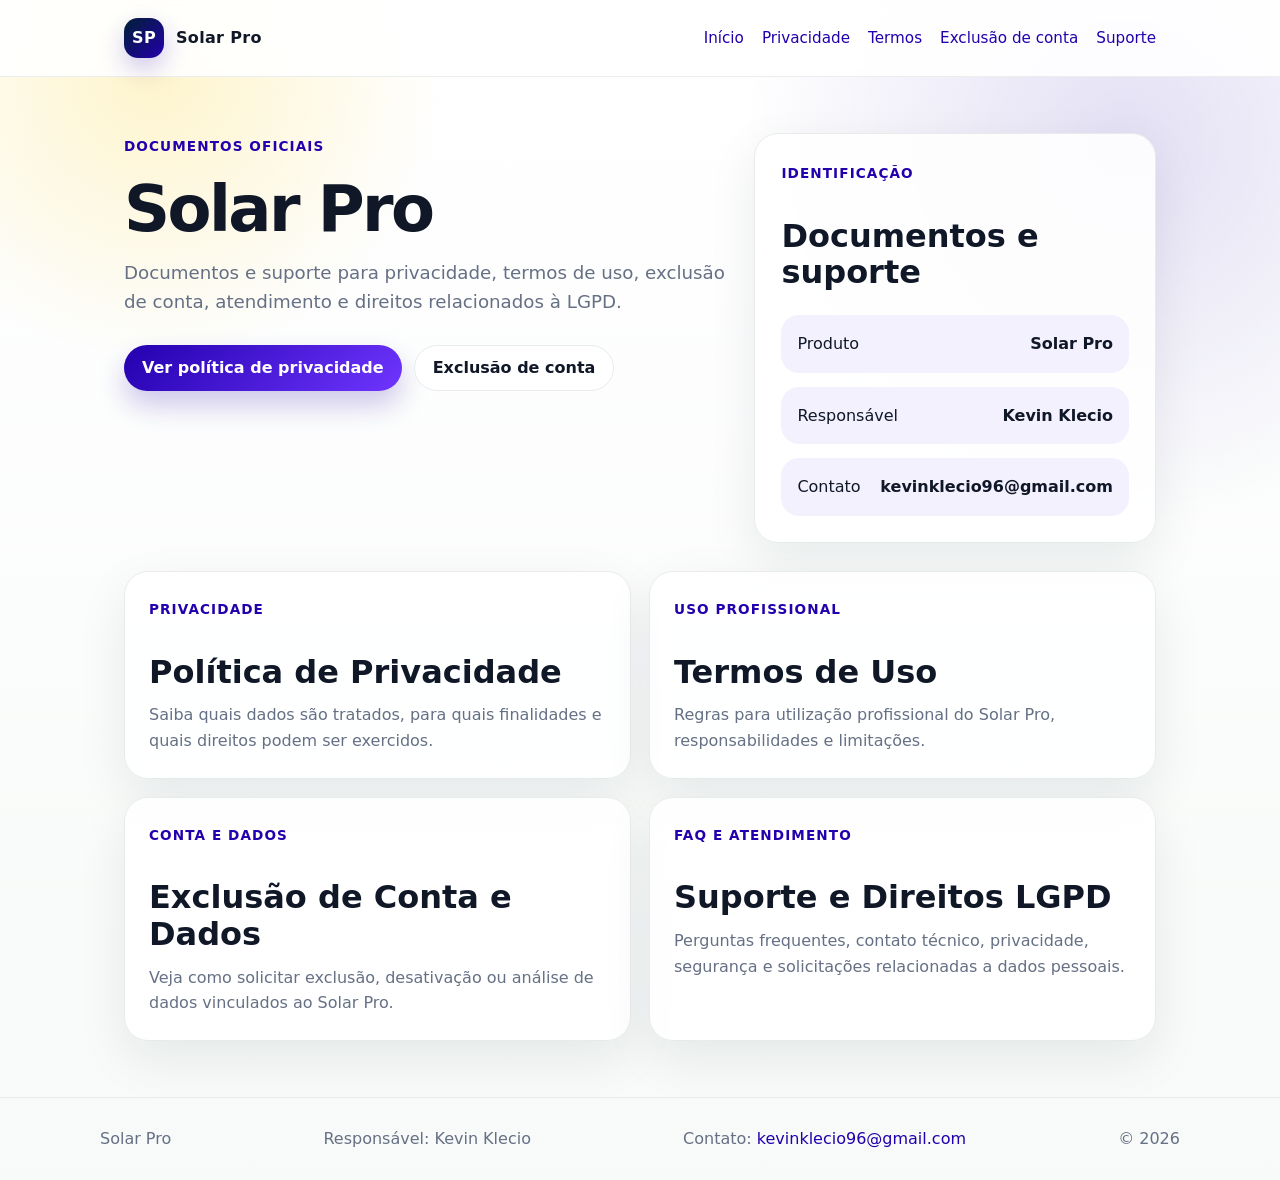
<file: public_site/index.html>
<!doctype html>
<html lang="pt-BR">
  <head>
    <meta charset="utf-8" />
    <meta name="viewport" content="width=device-width, initial-scale=1" />
    <meta name="description" content="Documentos legais, privacidade, exclusão de conta e suporte do Solar Pro." />
    <title>Solar Pro - Documentos e Suporte</title>
    <link rel="stylesheet" href="./styles.css" />
  </head>
  <body>
    <header class="site-header">
      <nav class="nav" aria-label="Principal">
        <a class="brand" href="./index.html">
          <span class="brand-mark" aria-hidden="true">SP</span>
          <span>Solar Pro</span>
        </a>
        <div class="nav-links">
          <a href="./index.html">Início</a>
          <a href="./privacy.html">Privacidade</a>
          <a href="./terms.html">Termos</a>
          <a href="./data-deletion.html">Exclusão de conta</a>
          <a href="./support.html">Suporte</a>
        </div>
      </nav>
    </header>

    <main class="hero">
      <section class="hero-grid">
        <div>
          <span class="eyebrow">Documentos oficiais</span>
          <h1>Solar Pro</h1>
          <p class="lead">
            Documentos e suporte para privacidade, termos de uso, exclusão de
            conta, atendimento e direitos relacionados à LGPD.
          </p>
          <div class="actions">
            <a class="button button-primary" href="./privacy.html">Ver política de privacidade</a>
            <a class="button button-secondary" href="./data-deletion.html">Exclusão de conta</a>
          </div>
        </div>

        <aside class="card hero-card" aria-label="Identificação">
          <span class="eyebrow">Identificação</span>
          <h2>Documentos e suporte</h2>
          <div class="metric-list">
            <div class="metric">
              <span>Produto</span>
              <strong>Solar Pro</strong>
            </div>
            <div class="metric">
              <span>Responsável</span>
              <strong>Kevin Klecio</strong>
            </div>
            <div class="metric">
              <span>Contato</span>
              <strong>kevinklecio96@gmail.com</strong>
            </div>
          </div>
        </aside>
      </section>

      <section class="document-grid" aria-label="Documentos disponíveis">
        <a class="card document-card" href="./privacy.html">
          <span class="eyebrow">Privacidade</span>
          <h2>Política de Privacidade</h2>
          <p>Saiba quais dados são tratados, para quais finalidades e quais direitos podem ser exercidos.</p>
        </a>
        <a class="card document-card" href="./terms.html">
          <span class="eyebrow">Uso profissional</span>
          <h2>Termos de Uso</h2>
          <p>Regras para utilização profissional do Solar Pro, responsabilidades e limitações.</p>
        </a>
        <a class="card document-card" href="./data-deletion.html">
          <span class="eyebrow">Conta e dados</span>
          <h2>Exclusão de Conta e Dados</h2>
          <p>Veja como solicitar exclusão, desativação ou análise de dados vinculados ao Solar Pro.</p>
        </a>
        <a class="card document-card" href="./support.html">
          <span class="eyebrow">FAQ e atendimento</span>
          <h2>Suporte e Direitos LGPD</h2>
          <p>Perguntas frequentes, contato técnico, privacidade, segurança e solicitações relacionadas a dados pessoais.</p>
        </a>
      </section>
    </main>

    <footer class="site-footer">
      <div class="site-footer-inner">
        <span>Solar Pro</span>
        <span>Responsável: Kevin Klecio</span>
        <span>Contato: <a href="mailto:kevinklecio96@gmail.com">kevinklecio96@gmail.com</a></span>
        <span>© 2026</span>
      </div>
    </footer>
  </body>
</html>
</file>
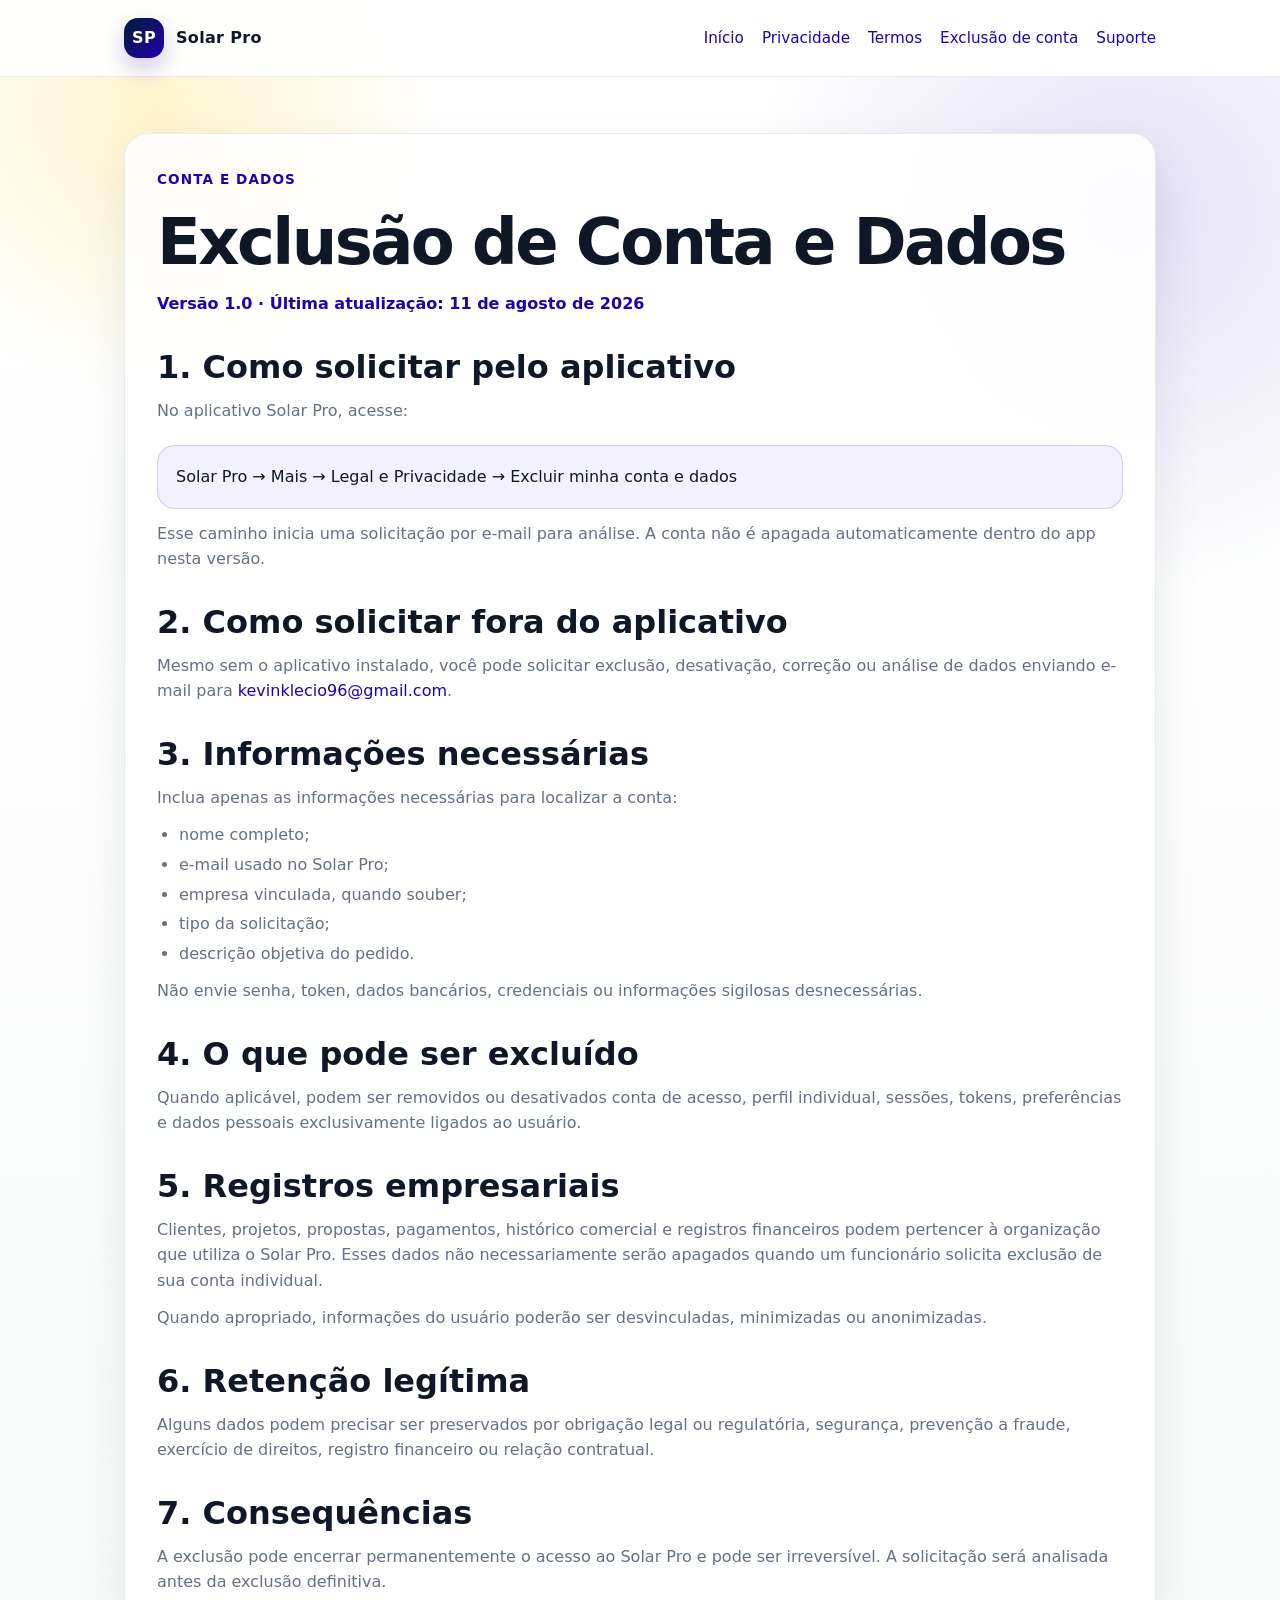
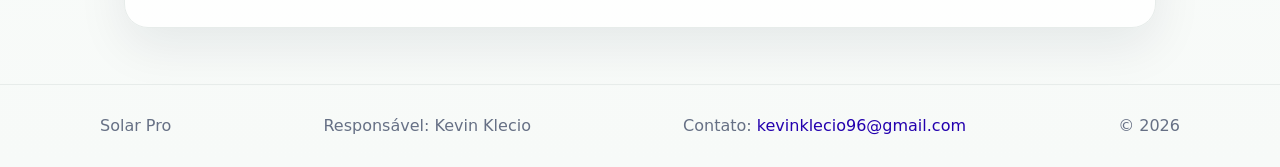
<file: public_site/data-deletion.html>
<!doctype html>
<html lang="pt-BR">
  <head>
    <meta charset="utf-8" />
    <meta name="viewport" content="width=device-width, initial-scale=1" />
    <meta name="description" content="Exclusão de conta e dados do Solar Pro." />
    <title>Exclusão de Conta e Dados - Solar Pro</title>
    <link rel="stylesheet" href="./styles.css" />
  </head>
  <body>
    <header class="site-header">
      <nav class="nav" aria-label="Principal">
        <a class="brand" href="./index.html">
          <span class="brand-mark" aria-hidden="true">SP</span>
          <span>Solar Pro</span>
        </a>
        <div class="nav-links">
          <a href="./index.html">Início</a>
          <a href="./privacy.html">Privacidade</a>
          <a href="./terms.html">Termos</a>
          <a href="./data-deletion.html">Exclusão de conta</a>
          <a href="./support.html">Suporte</a>
        </div>
      </nav>
    </header>

    <main class="page">
      <article class="card content">
        <span class="eyebrow">Conta e dados</span>
        <h1>Exclusão de Conta e Dados</h1>
        <p class="document-meta">Versão 1.0 · Última atualização: 11 de agosto de 2026</p>

        <section>
          <h2>1. Como solicitar pelo aplicativo</h2>
          <p>No aplicativo Solar Pro, acesse:</p>
          <div class="notice">
            Solar Pro → Mais → Legal e Privacidade → Excluir minha conta e dados
          </div>
          <p>
            Esse caminho inicia uma solicitação por e-mail para análise. A conta
            não é apagada automaticamente dentro do app nesta versão.
          </p>
        </section>

        <section>
          <h2>2. Como solicitar fora do aplicativo</h2>
          <p>
            Mesmo sem o aplicativo instalado, você pode solicitar exclusão,
            desativação, correção ou análise de dados enviando e-mail para
            <a href="mailto:kevinklecio96@gmail.com">kevinklecio96@gmail.com</a>.
          </p>
        </section>

        <section>
          <h2>3. Informações necessárias</h2>
          <p>Inclua apenas as informações necessárias para localizar a conta:</p>
          <ul>
            <li>nome completo;</li>
            <li>e-mail usado no Solar Pro;</li>
            <li>empresa vinculada, quando souber;</li>
            <li>tipo da solicitação;</li>
            <li>descrição objetiva do pedido.</li>
          </ul>
          <p>
            Não envie senha, token, dados bancários, credenciais ou informações
            sigilosas desnecessárias.
          </p>
        </section>

        <section>
          <h2>4. O que pode ser excluído</h2>
          <p>
            Quando aplicável, podem ser removidos ou desativados conta de acesso,
            perfil individual, sessões, tokens, preferências e dados pessoais
            exclusivamente ligados ao usuário.
          </p>
        </section>

        <section>
          <h2>5. Registros empresariais</h2>
          <p>
            Clientes, projetos, propostas, pagamentos, histórico comercial e
            registros financeiros podem pertencer à organização que utiliza o
            Solar Pro. Esses dados não necessariamente serão apagados quando um
            funcionário solicita exclusão de sua conta individual.
          </p>
          <p>
            Quando apropriado, informações do usuário poderão ser desvinculadas,
            minimizadas ou anonimizadas.
          </p>
        </section>

        <section>
          <h2>6. Retenção legítima</h2>
          <p>
            Alguns dados podem precisar ser preservados por obrigação legal ou
            regulatória, segurança, prevenção a fraude, exercício de direitos,
            registro financeiro ou relação contratual.
          </p>
        </section>

        <section>
          <h2>7. Consequências</h2>
          <p>
            A exclusão pode encerrar permanentemente o acesso ao Solar Pro e pode
            ser irreversível. A solicitação será analisada antes da exclusão
            definitiva.
          </p>
        </section>
      </article>
    </main>

    <footer class="site-footer">
      <div class="site-footer-inner">
        <span>Solar Pro</span>
        <span>Responsável: Kevin Klecio</span>
        <span>Contato: <a href="mailto:kevinklecio96@gmail.com">kevinklecio96@gmail.com</a></span>
        <span>© 2026</span>
      </div>
    </footer>
  </body>
</html>
</file>
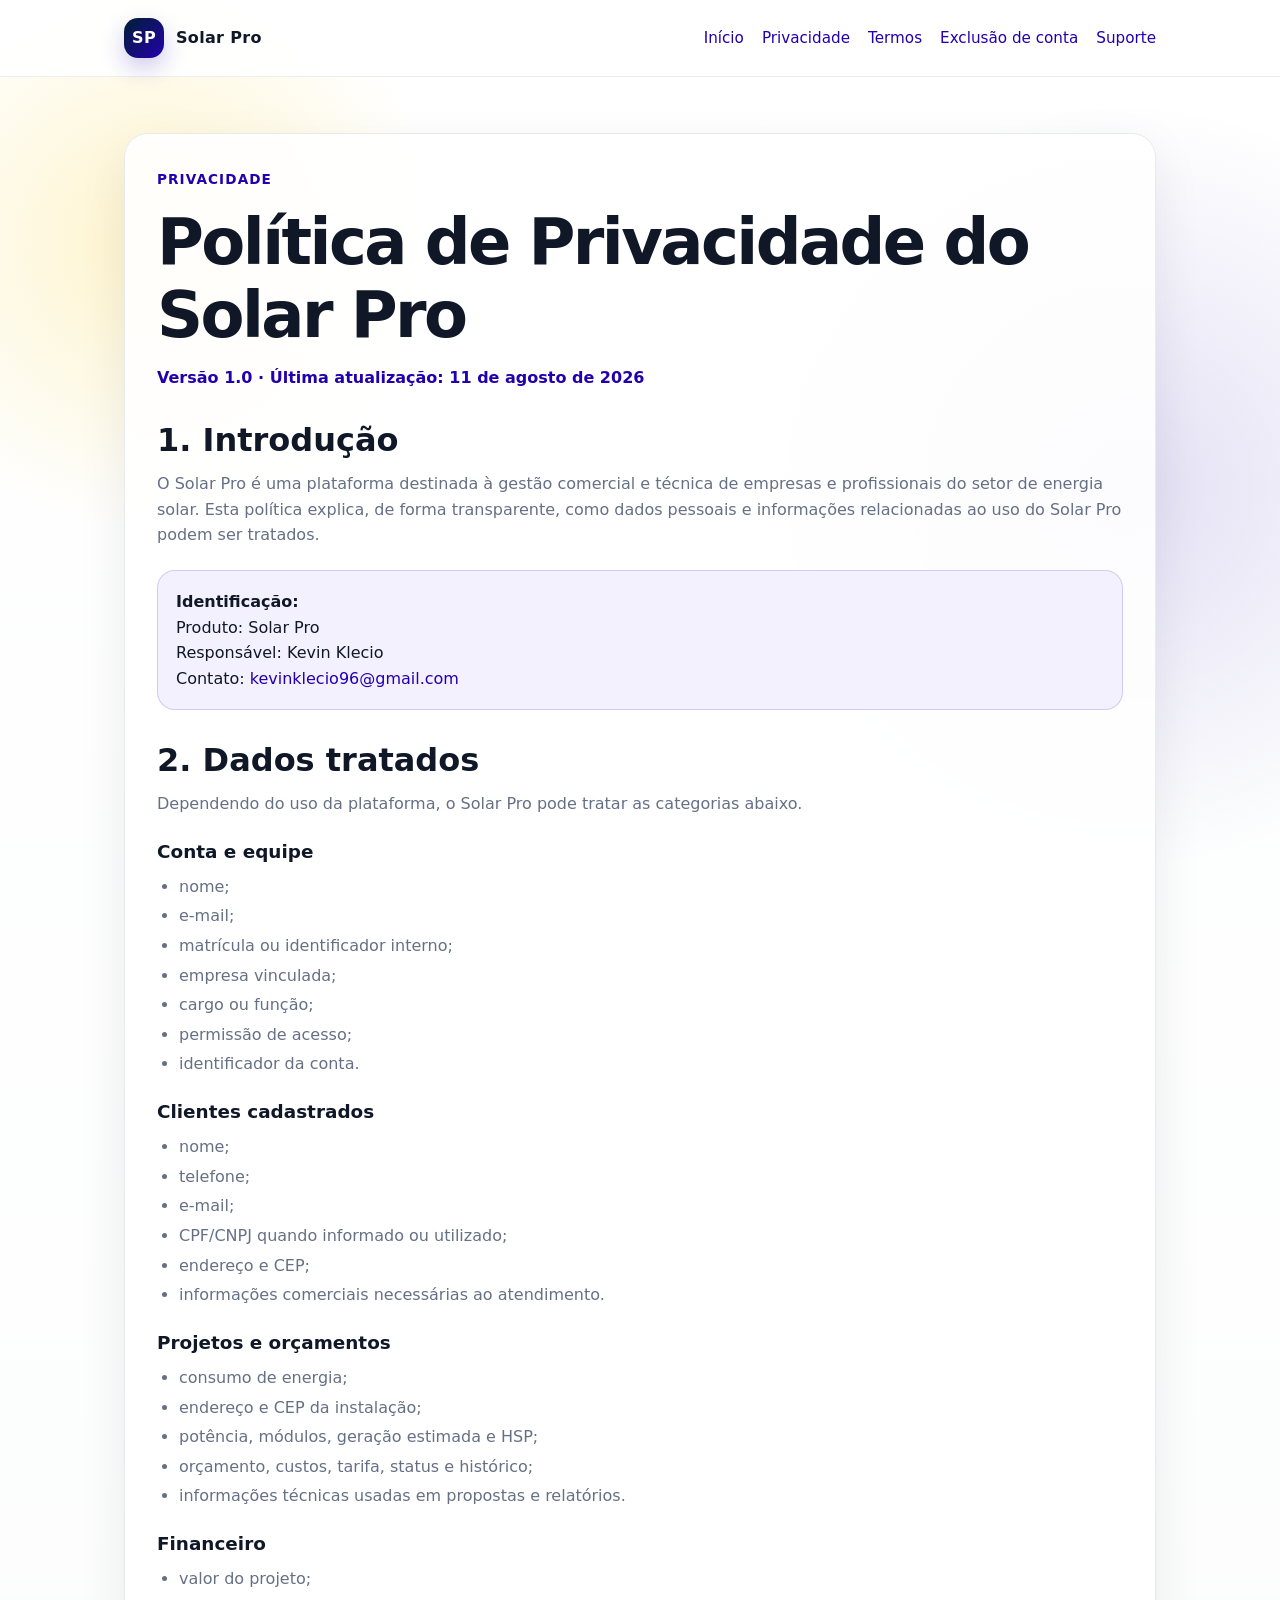
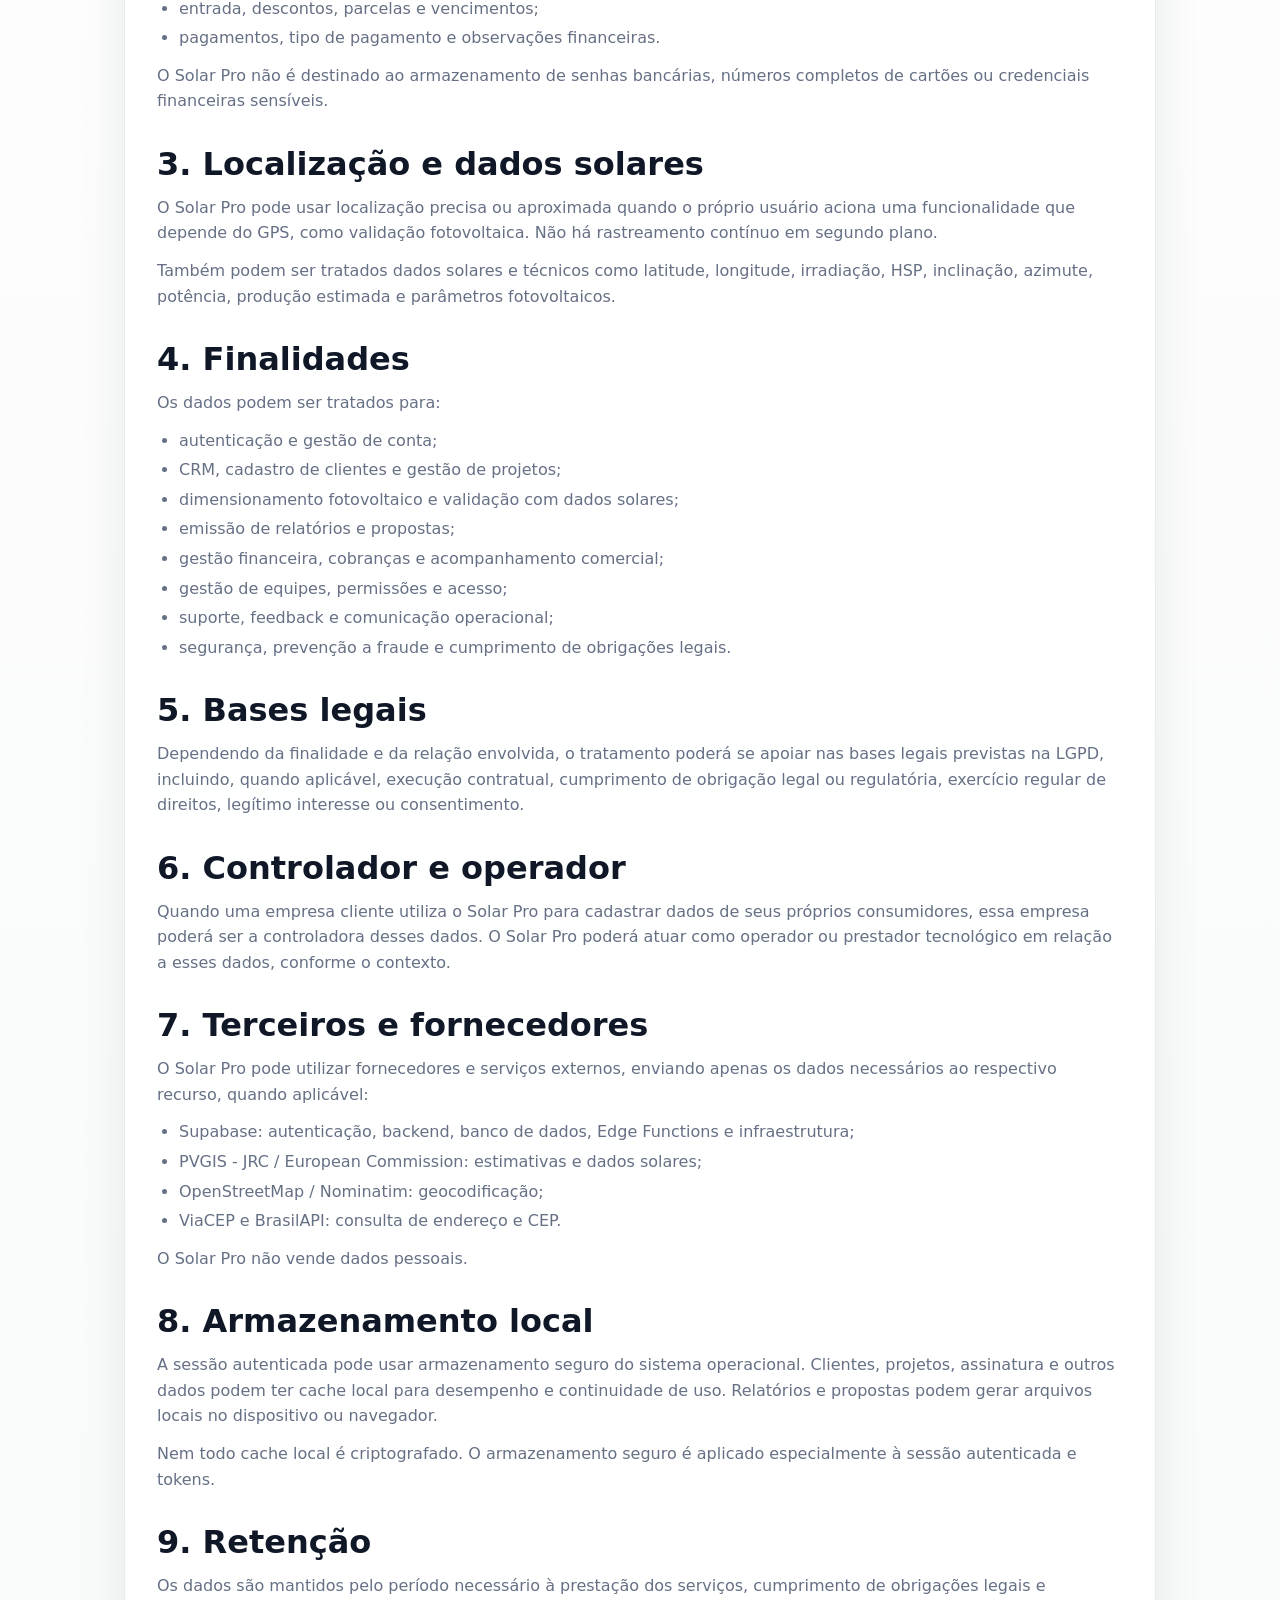
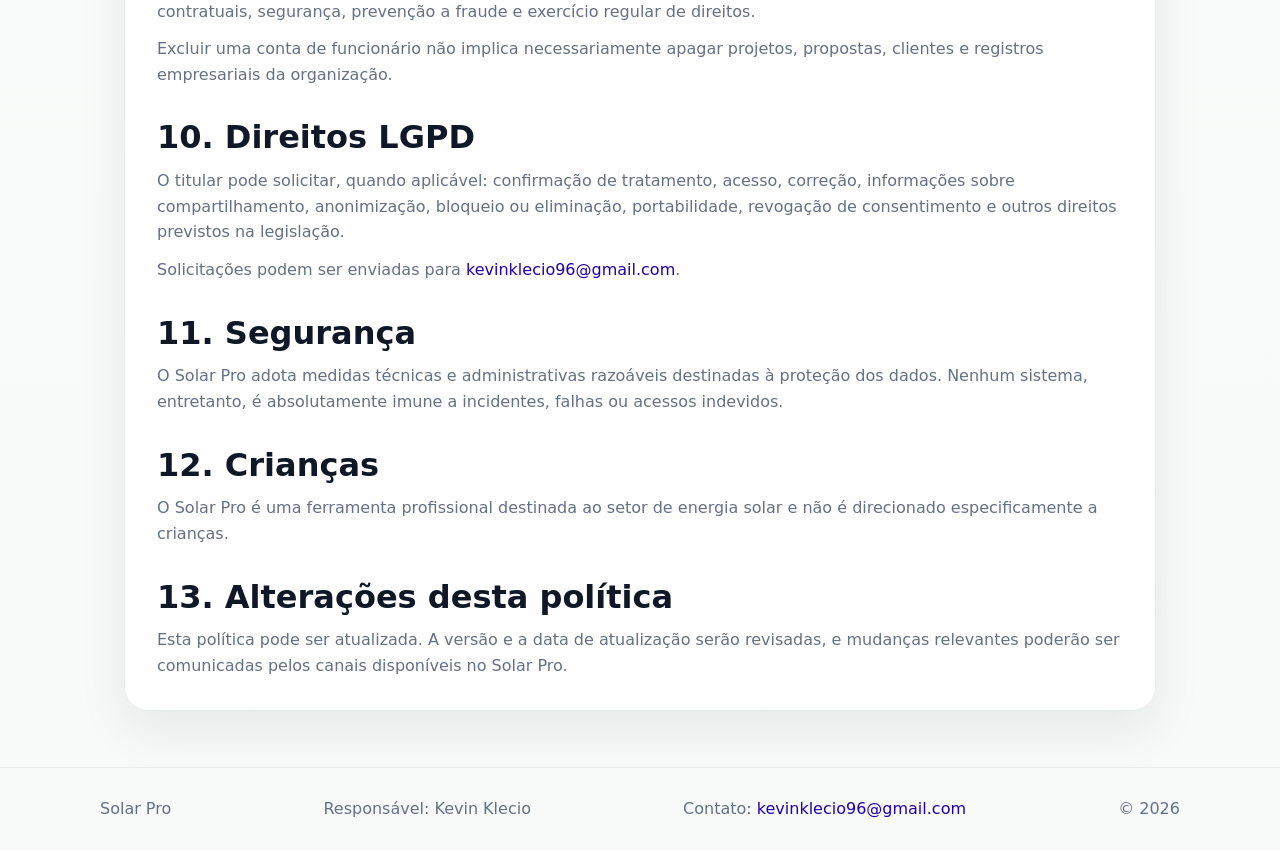
<file: public_site/privacy.html>
<!doctype html>
<html lang="pt-BR">
  <head>
    <meta charset="utf-8" />
    <meta name="viewport" content="width=device-width, initial-scale=1" />
    <meta name="description" content="Política de Privacidade do Solar Pro." />
    <title>Política de Privacidade do Solar Pro</title>
    <link rel="stylesheet" href="./styles.css" />
  </head>
  <body>
    <header class="site-header">
      <nav class="nav" aria-label="Principal">
        <a class="brand" href="./index.html">
          <span class="brand-mark" aria-hidden="true">SP</span>
          <span>Solar Pro</span>
        </a>
        <div class="nav-links">
          <a href="./index.html">Início</a>
          <a href="./privacy.html">Privacidade</a>
          <a href="./terms.html">Termos</a>
          <a href="./data-deletion.html">Exclusão de conta</a>
          <a href="./support.html">Suporte</a>
        </div>
      </nav>
    </header>

    <main class="page">
      <article class="card content">
        <span class="eyebrow">Privacidade</span>
        <h1>Política de Privacidade do Solar Pro</h1>
        <p class="document-meta">Versão 1.0 · Última atualização: 11 de agosto de 2026</p>

        <section>
          <h2>1. Introdução</h2>
          <p>
            O Solar Pro é uma plataforma destinada à gestão comercial e técnica
            de empresas e profissionais do setor de energia solar. Esta política
            explica, de forma transparente, como dados pessoais e informações
            relacionadas ao uso do Solar Pro podem ser tratados.
          </p>
          <div class="notice">
            <strong>Identificação:</strong><br />
            Produto: Solar Pro<br />
            Responsável: Kevin Klecio<br />
            Contato: <a href="mailto:kevinklecio96@gmail.com">kevinklecio96@gmail.com</a>
          </div>
        </section>

        <section>
          <h2>2. Dados tratados</h2>
          <p>Dependendo do uso da plataforma, o Solar Pro pode tratar as categorias abaixo.</p>

          <h3>Conta e equipe</h3>
          <ul>
            <li>nome;</li>
            <li>e-mail;</li>
            <li>matrícula ou identificador interno;</li>
            <li>empresa vinculada;</li>
            <li>cargo ou função;</li>
            <li>permissão de acesso;</li>
            <li>identificador da conta.</li>
          </ul>

          <h3>Clientes cadastrados</h3>
          <ul>
            <li>nome;</li>
            <li>telefone;</li>
            <li>e-mail;</li>
            <li>CPF/CNPJ quando informado ou utilizado;</li>
            <li>endereço e CEP;</li>
            <li>informações comerciais necessárias ao atendimento.</li>
          </ul>

          <h3>Projetos e orçamentos</h3>
          <ul>
            <li>consumo de energia;</li>
            <li>endereço e CEP da instalação;</li>
            <li>potência, módulos, geração estimada e HSP;</li>
            <li>orçamento, custos, tarifa, status e histórico;</li>
            <li>informações técnicas usadas em propostas e relatórios.</li>
          </ul>

          <h3>Financeiro</h3>
          <ul>
            <li>valor do projeto;</li>
            <li>entrada, descontos, parcelas e vencimentos;</li>
            <li>pagamentos, tipo de pagamento e observações financeiras.</li>
          </ul>

          <p>
            O Solar Pro não é destinado ao armazenamento de senhas bancárias,
            números completos de cartões ou credenciais financeiras sensíveis.
          </p>
        </section>

        <section>
          <h2>3. Localização e dados solares</h2>
          <p>
            O Solar Pro pode usar localização precisa ou aproximada quando o
            próprio usuário aciona uma funcionalidade que depende do GPS, como
            validação fotovoltaica. Não há rastreamento contínuo em segundo
            plano.
          </p>
          <p>
            Também podem ser tratados dados solares e técnicos como latitude,
            longitude, irradiação, HSP, inclinação, azimute, potência, produção
            estimada e parâmetros fotovoltaicos.
          </p>
        </section>

        <section>
          <h2>4. Finalidades</h2>
          <p>Os dados podem ser tratados para:</p>
          <ul>
            <li>autenticação e gestão de conta;</li>
            <li>CRM, cadastro de clientes e gestão de projetos;</li>
            <li>dimensionamento fotovoltaico e validação com dados solares;</li>
            <li>emissão de relatórios e propostas;</li>
            <li>gestão financeira, cobranças e acompanhamento comercial;</li>
            <li>gestão de equipes, permissões e acesso;</li>
            <li>suporte, feedback e comunicação operacional;</li>
            <li>segurança, prevenção a fraude e cumprimento de obrigações legais.</li>
          </ul>
        </section>

        <section>
          <h2>5. Bases legais</h2>
          <p>
            Dependendo da finalidade e da relação envolvida, o tratamento poderá
            se apoiar nas bases legais previstas na LGPD, incluindo, quando
            aplicável, execução contratual, cumprimento de obrigação legal ou
            regulatória, exercício regular de direitos, legítimo interesse ou
            consentimento.
          </p>
        </section>

        <section>
          <h2>6. Controlador e operador</h2>
          <p>
            Quando uma empresa cliente utiliza o Solar Pro para cadastrar dados
            de seus próprios consumidores, essa empresa poderá ser a controladora
            desses dados. O Solar Pro poderá atuar como operador ou prestador
            tecnológico em relação a esses dados, conforme o contexto.
          </p>
        </section>

        <section>
          <h2>7. Terceiros e fornecedores</h2>
          <p>
            O Solar Pro pode utilizar fornecedores e serviços externos, enviando
            apenas os dados necessários ao respectivo recurso, quando aplicável:
          </p>
          <ul>
            <li>Supabase: autenticação, backend, banco de dados, Edge Functions e infraestrutura;</li>
            <li>PVGIS - JRC / European Commission: estimativas e dados solares;</li>
            <li>OpenStreetMap / Nominatim: geocodificação;</li>
            <li>ViaCEP e BrasilAPI: consulta de endereço e CEP.</li>
          </ul>
          <p>O Solar Pro não vende dados pessoais.</p>
        </section>

        <section>
          <h2>8. Armazenamento local</h2>
          <p>
            A sessão autenticada pode usar armazenamento seguro do sistema
            operacional. Clientes, projetos, assinatura e outros dados podem ter
            cache local para desempenho e continuidade de uso. Relatórios e
            propostas podem gerar arquivos locais no dispositivo ou navegador.
          </p>
          <p>
            Nem todo cache local é criptografado. O armazenamento seguro é
            aplicado especialmente à sessão autenticada e tokens.
          </p>
        </section>

        <section>
          <h2>9. Retenção</h2>
          <p>
            Os dados são mantidos pelo período necessário à prestação dos
            serviços, cumprimento de obrigações legais e contratuais, segurança,
            prevenção a fraude e exercício regular de direitos.
          </p>
          <p>
            Excluir uma conta de funcionário não implica necessariamente apagar
            projetos, propostas, clientes e registros empresariais da organização.
          </p>
        </section>

        <section>
          <h2>10. Direitos LGPD</h2>
          <p>
            O titular pode solicitar, quando aplicável: confirmação de tratamento,
            acesso, correção, informações sobre compartilhamento,
            anonimização, bloqueio ou eliminação, portabilidade, revogação de
            consentimento e outros direitos previstos na legislação.
          </p>
          <p>
            Solicitações podem ser enviadas para
            <a href="mailto:kevinklecio96@gmail.com">kevinklecio96@gmail.com</a>.
          </p>
        </section>

        <section>
          <h2>11. Segurança</h2>
          <p>
            O Solar Pro adota medidas técnicas e administrativas razoáveis
            destinadas à proteção dos dados. Nenhum sistema, entretanto, é
            absolutamente imune a incidentes, falhas ou acessos indevidos.
          </p>
        </section>

        <section>
          <h2>12. Crianças</h2>
          <p>
            O Solar Pro é uma ferramenta profissional destinada ao setor de
            energia solar e não é direcionado especificamente a crianças.
          </p>
        </section>

        <section>
          <h2>13. Alterações desta política</h2>
          <p>
            Esta política pode ser atualizada. A versão e a data de atualização
            serão revisadas, e mudanças relevantes poderão ser comunicadas pelos
            canais disponíveis no Solar Pro.
          </p>
        </section>
      </article>
    </main>

    <footer class="site-footer">
      <div class="site-footer-inner">
        <span>Solar Pro</span>
        <span>Responsável: Kevin Klecio</span>
        <span>Contato: <a href="mailto:kevinklecio96@gmail.com">kevinklecio96@gmail.com</a></span>
        <span>© 2026</span>
      </div>
    </footer>
  </body>
</html>
</file>
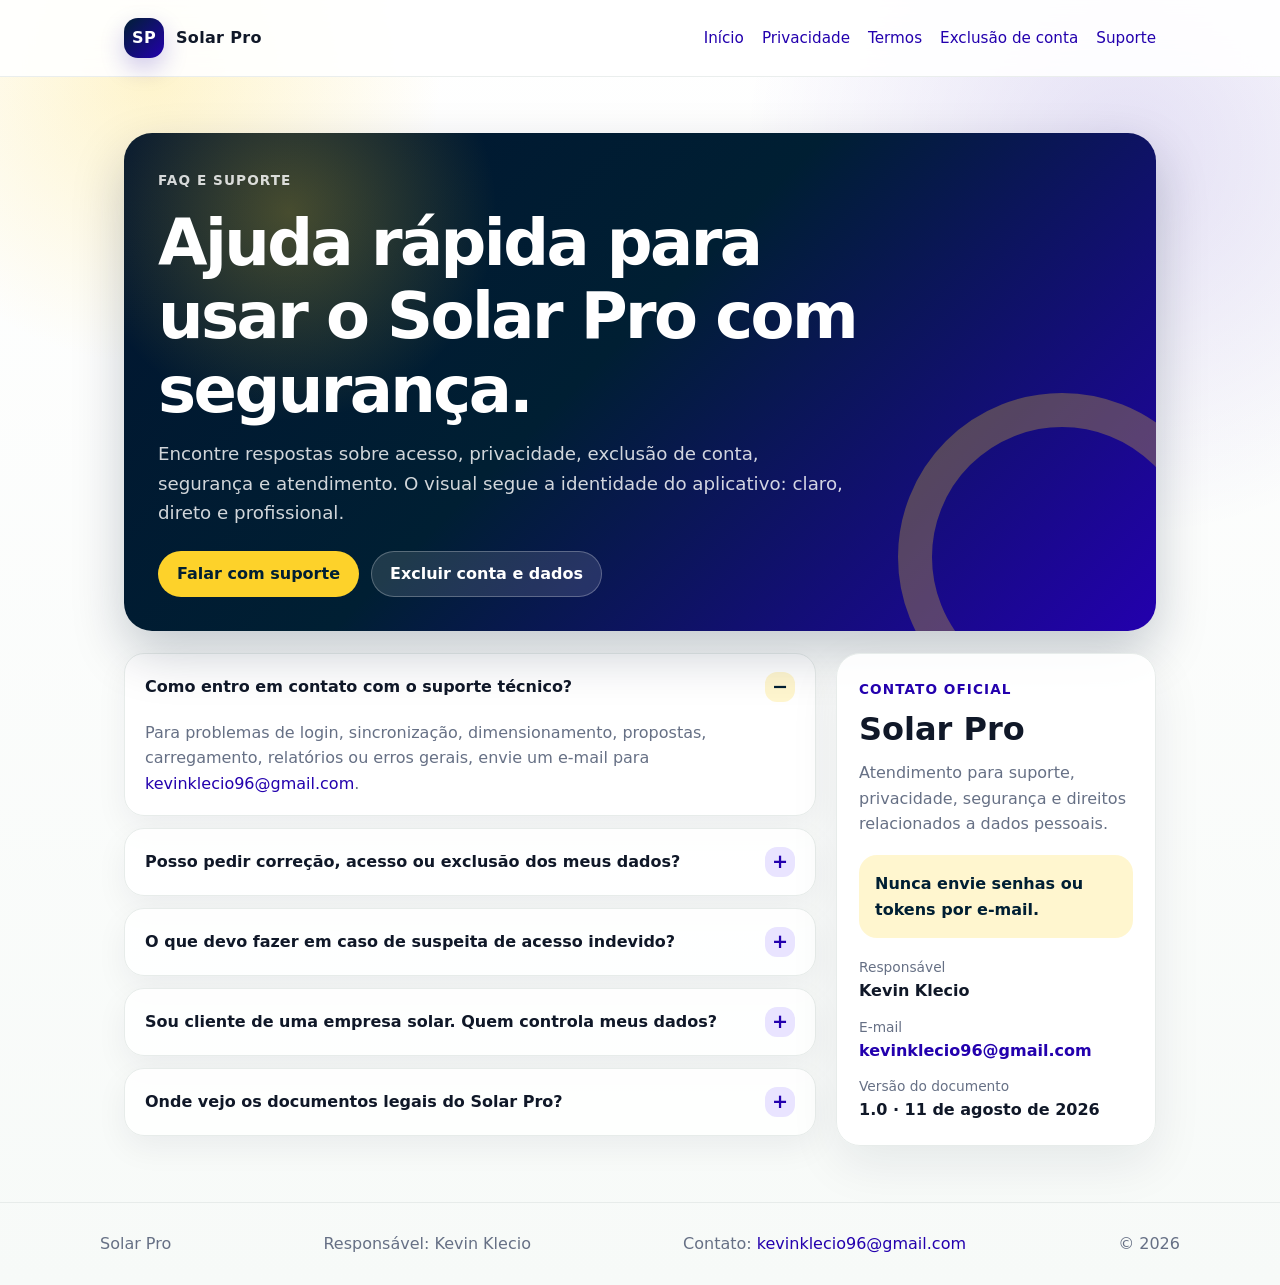
<file: public_site/support.html>
<!doctype html>
<html lang="pt-BR">
  <head>
    <meta charset="utf-8" />
    <meta name="viewport" content="width=device-width, initial-scale=1" />
    <meta name="description" content="Suporte, privacidade e direitos LGPD do Solar Pro." />
    <title>Suporte, Privacidade e Direitos LGPD - Solar Pro</title>
    <link rel="stylesheet" href="./styles.css" />
  </head>
  <body>
    <header class="site-header">
      <nav class="nav" aria-label="Principal">
        <a class="brand" href="./index.html">
          <span class="brand-mark" aria-hidden="true">SP</span>
          <span>Solar Pro</span>
        </a>
        <div class="nav-links">
          <a href="./index.html">Início</a>
          <a href="./privacy.html">Privacidade</a>
          <a href="./terms.html">Termos</a>
          <a href="./data-deletion.html">Exclusão de conta</a>
          <a href="./support.html">Suporte</a>
        </div>
      </nav>
    </header>

    <main class="page">
      <section class="faq-hero">
        <span class="eyebrow">FAQ e suporte</span>
        <h1>Ajuda rápida para usar o Solar Pro com segurança.</h1>
        <p class="lead">
          Encontre respostas sobre acesso, privacidade, exclusão de conta,
          segurança e atendimento. O visual segue a identidade do aplicativo:
          claro, direto e profissional.
        </p>
        <div class="faq-actions">
          <a class="faq-action faq-action-primary" href="mailto:kevinklecio96@gmail.com">Falar com suporte</a>
          <a class="faq-action" href="./data-deletion.html">Excluir conta e dados</a>
        </div>
      </section>

      <section class="faq-grid" aria-label="Perguntas frequentes e contato">
        <div class="faq-list">
          <details class="faq-item" open>
            <summary>Como entro em contato com o suporte técnico?</summary>
            <div class="faq-answer">
              <p>
                Para problemas de login, sincronização, dimensionamento,
                propostas, carregamento, relatórios ou erros gerais, envie um
                e-mail para
                <a href="mailto:kevinklecio96@gmail.com">kevinklecio96@gmail.com</a>.
              </p>
            </div>
          </details>

          <details class="faq-item">
            <summary>Posso pedir correção, acesso ou exclusão dos meus dados?</summary>
            <div class="faq-answer">
              <p>
                Sim. O mesmo canal de suporte pode ser usado para solicitações
                de acesso, correção, exclusão, privacidade, compartilhamento e
                demais direitos previstos na LGPD.
              </p>
            </div>
          </details>

          <details class="faq-item">
            <summary>O que devo fazer em caso de suspeita de acesso indevido?</summary>
            <div class="faq-answer">
              <p>
                Informe o ocorrido pelo canal de suporte com o máximo de
                contexto possível, mas nunca envie senha, token, chave de API,
                dados bancários ou qualquer credencial.
              </p>
            </div>
          </details>

          <details class="faq-item">
            <summary>Sou cliente de uma empresa solar. Quem controla meus dados?</summary>
            <div class="faq-answer">
              <p>
                Se uma empresa solar usa o Solar Pro para atender você, essa
                empresa pode ser a controladora dos seus dados. Em alguns casos,
                ela será o primeiro canal adequado para solicitações sobre
                clientes, projetos e propostas.
              </p>
            </div>
          </details>

          <details class="faq-item">
            <summary>Onde vejo os documentos legais do Solar Pro?</summary>
            <div class="faq-answer">
              <p>
                Acesse a
                <a href="./privacy.html">Política de Privacidade</a>,
                os <a href="./terms.html">Termos de Uso</a> e a página de
                <a href="./data-deletion.html">Exclusão de Conta e Dados</a>.
              </p>
            </div>
          </details>
        </div>

        <aside class="card support-card" aria-label="Contato oficial">
          <span class="eyebrow">Contato oficial</span>
          <h2>Solar Pro</h2>
          <p>
            Atendimento para suporte, privacidade, segurança e direitos
            relacionados a dados pessoais.
          </p>
          <div class="support-highlight">
            Nunca envie senhas ou tokens por e-mail.
          </div>
          <div class="support-meta">
            <div>
              <span>Responsável</span>
              <strong>Kevin Klecio</strong>
            </div>
            <div>
              <span>E-mail</span>
              <strong><a href="mailto:kevinklecio96@gmail.com">kevinklecio96@gmail.com</a></strong>
            </div>
            <div>
              <span>Versão do documento</span>
              <strong>1.0 · 11 de agosto de 2026</strong>
            </div>
          </div>
        </aside>
      </section>
    </main>

    <footer class="site-footer">
      <div class="site-footer-inner">
        <span>Solar Pro</span>
        <span>Responsável: Kevin Klecio</span>
        <span>Contato: <a href="mailto:kevinklecio96@gmail.com">kevinklecio96@gmail.com</a></span>
        <span>© 2026</span>
      </div>
    </footer>
  </body>
</html>
</file>
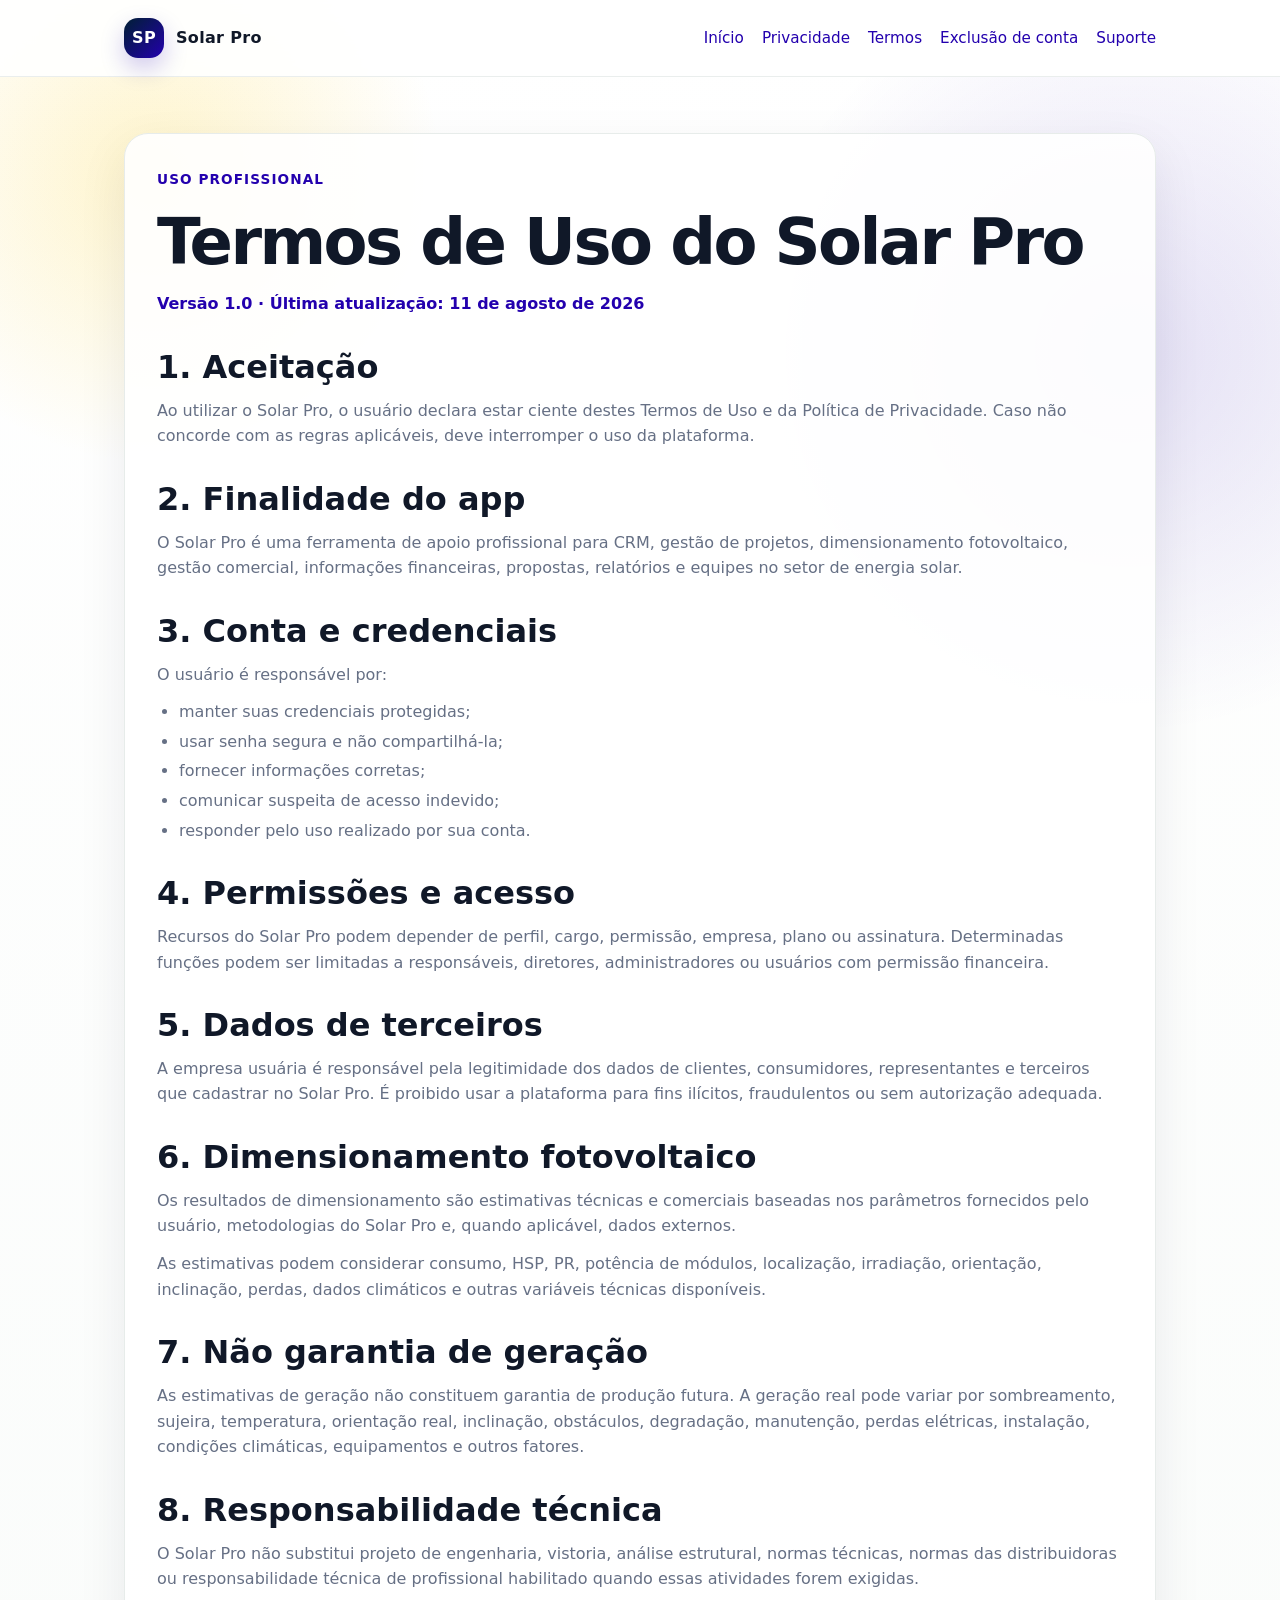
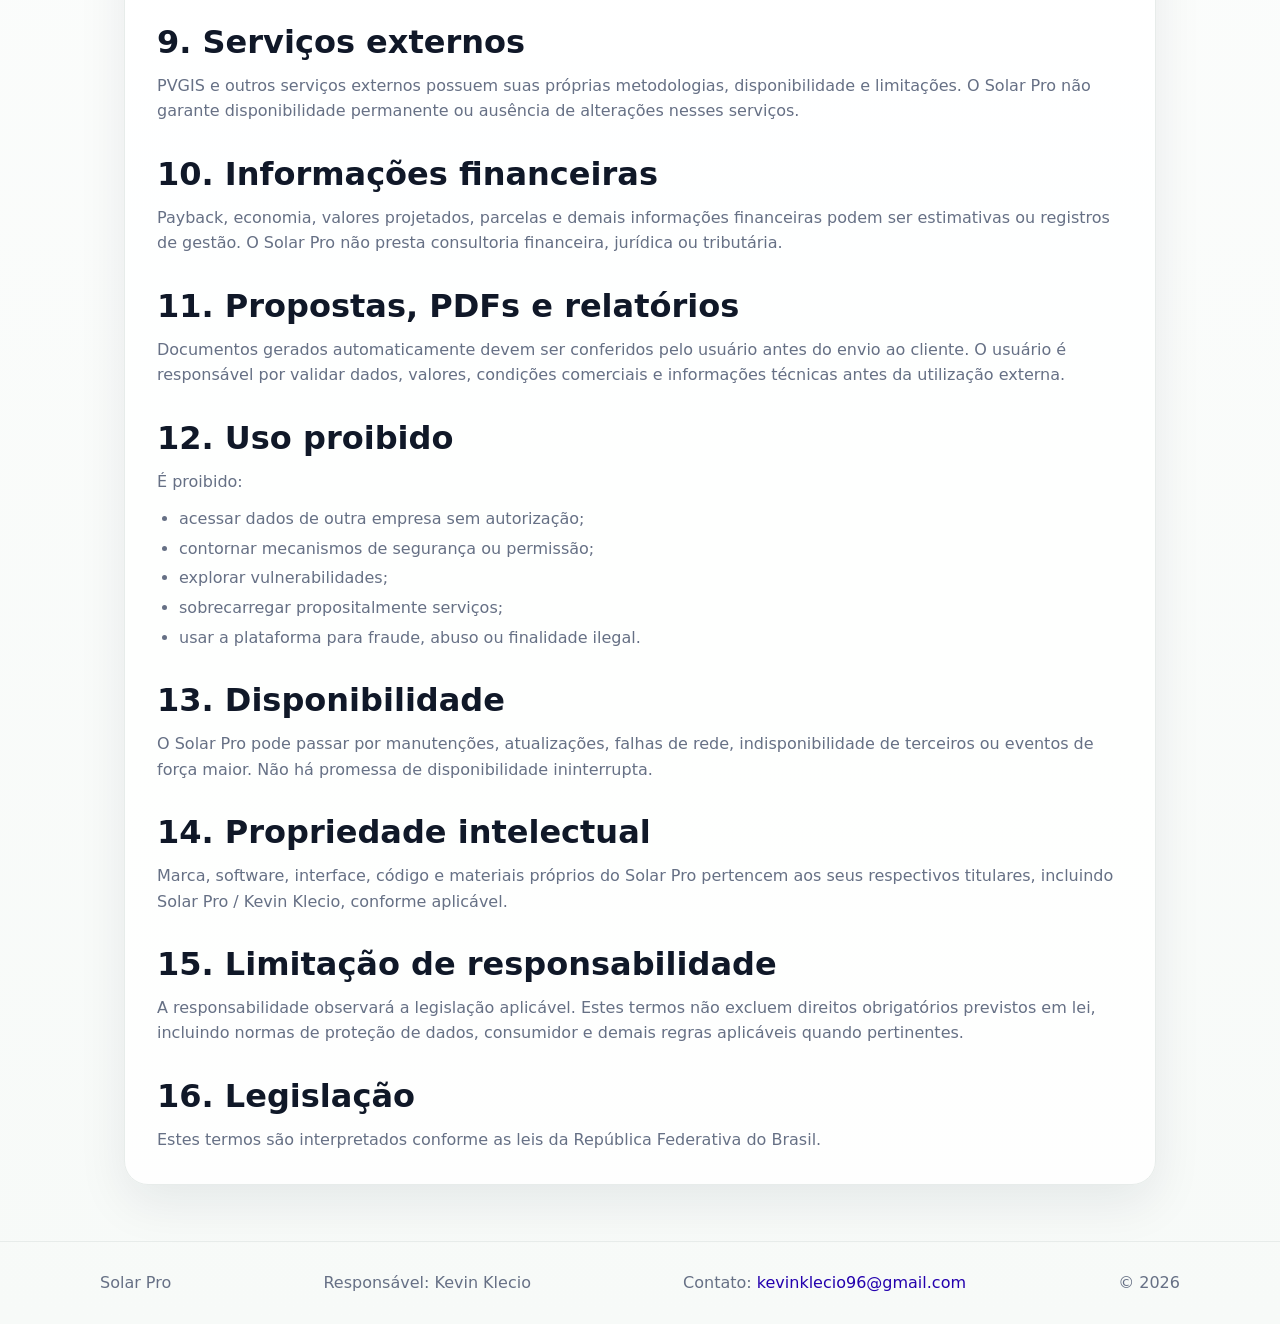
<file: public_site/terms.html>
<!doctype html>
<html lang="pt-BR">
  <head>
    <meta charset="utf-8" />
    <meta name="viewport" content="width=device-width, initial-scale=1" />
    <meta name="description" content="Termos de Uso do Solar Pro." />
    <title>Termos de Uso do Solar Pro</title>
    <link rel="stylesheet" href="./styles.css" />
  </head>
  <body>
    <header class="site-header">
      <nav class="nav" aria-label="Principal">
        <a class="brand" href="./index.html">
          <span class="brand-mark" aria-hidden="true">SP</span>
          <span>Solar Pro</span>
        </a>
        <div class="nav-links">
          <a href="./index.html">Início</a>
          <a href="./privacy.html">Privacidade</a>
          <a href="./terms.html">Termos</a>
          <a href="./data-deletion.html">Exclusão de conta</a>
          <a href="./support.html">Suporte</a>
        </div>
      </nav>
    </header>

    <main class="page">
      <article class="card content">
        <span class="eyebrow">Uso profissional</span>
        <h1>Termos de Uso do Solar Pro</h1>
        <p class="document-meta">Versão 1.0 · Última atualização: 11 de agosto de 2026</p>

        <section>
          <h2>1. Aceitação</h2>
          <p>
            Ao utilizar o Solar Pro, o usuário declara estar ciente destes Termos
            de Uso e da Política de Privacidade. Caso não concorde com as regras
            aplicáveis, deve interromper o uso da plataforma.
          </p>
        </section>

        <section>
          <h2>2. Finalidade do app</h2>
          <p>
            O Solar Pro é uma ferramenta de apoio profissional para CRM, gestão
            de projetos, dimensionamento fotovoltaico, gestão comercial,
            informações financeiras, propostas, relatórios e equipes no setor de
            energia solar.
          </p>
        </section>

        <section>
          <h2>3. Conta e credenciais</h2>
          <p>O usuário é responsável por:</p>
          <ul>
            <li>manter suas credenciais protegidas;</li>
            <li>usar senha segura e não compartilhá-la;</li>
            <li>fornecer informações corretas;</li>
            <li>comunicar suspeita de acesso indevido;</li>
            <li>responder pelo uso realizado por sua conta.</li>
          </ul>
        </section>

        <section>
          <h2>4. Permissões e acesso</h2>
          <p>
            Recursos do Solar Pro podem depender de perfil, cargo, permissão,
            empresa, plano ou assinatura. Determinadas funções podem ser
            limitadas a responsáveis, diretores, administradores ou usuários com
            permissão financeira.
          </p>
        </section>

        <section>
          <h2>5. Dados de terceiros</h2>
          <p>
            A empresa usuária é responsável pela legitimidade dos dados de
            clientes, consumidores, representantes e terceiros que cadastrar no
            Solar Pro. É proibido usar a plataforma para fins ilícitos,
            fraudulentos ou sem autorização adequada.
          </p>
        </section>

        <section>
          <h2>6. Dimensionamento fotovoltaico</h2>
          <p>
            Os resultados de dimensionamento são estimativas técnicas e
            comerciais baseadas nos parâmetros fornecidos pelo usuário,
            metodologias do Solar Pro e, quando aplicável, dados externos.
          </p>
          <p>
            As estimativas podem considerar consumo, HSP, PR, potência de
            módulos, localização, irradiação, orientação, inclinação, perdas,
            dados climáticos e outras variáveis técnicas disponíveis.
          </p>
        </section>

        <section>
          <h2>7. Não garantia de geração</h2>
          <p>
            As estimativas de geração não constituem garantia de produção futura.
            A geração real pode variar por sombreamento, sujeira, temperatura,
            orientação real, inclinação, obstáculos, degradação, manutenção,
            perdas elétricas, instalação, condições climáticas, equipamentos e
            outros fatores.
          </p>
        </section>

        <section>
          <h2>8. Responsabilidade técnica</h2>
          <p>
            O Solar Pro não substitui projeto de engenharia, vistoria, análise
            estrutural, normas técnicas, normas das distribuidoras ou
            responsabilidade técnica de profissional habilitado quando essas
            atividades forem exigidas.
          </p>
        </section>

        <section>
          <h2>9. Serviços externos</h2>
          <p>
            PVGIS e outros serviços externos possuem suas próprias metodologias,
            disponibilidade e limitações. O Solar Pro não garante disponibilidade
            permanente ou ausência de alterações nesses serviços.
          </p>
        </section>

        <section>
          <h2>10. Informações financeiras</h2>
          <p>
            Payback, economia, valores projetados, parcelas e demais informações
            financeiras podem ser estimativas ou registros de gestão. O Solar Pro
            não presta consultoria financeira, jurídica ou tributária.
          </p>
        </section>

        <section>
          <h2>11. Propostas, PDFs e relatórios</h2>
          <p>
            Documentos gerados automaticamente devem ser conferidos pelo usuário
            antes do envio ao cliente. O usuário é responsável por validar dados,
            valores, condições comerciais e informações técnicas antes da
            utilização externa.
          </p>
        </section>

        <section>
          <h2>12. Uso proibido</h2>
          <p>É proibido:</p>
          <ul>
            <li>acessar dados de outra empresa sem autorização;</li>
            <li>contornar mecanismos de segurança ou permissão;</li>
            <li>explorar vulnerabilidades;</li>
            <li>sobrecarregar propositalmente serviços;</li>
            <li>usar a plataforma para fraude, abuso ou finalidade ilegal.</li>
          </ul>
        </section>

        <section>
          <h2>13. Disponibilidade</h2>
          <p>
            O Solar Pro pode passar por manutenções, atualizações, falhas de
            rede, indisponibilidade de terceiros ou eventos de força maior. Não
            há promessa de disponibilidade ininterrupta.
          </p>
        </section>

        <section>
          <h2>14. Propriedade intelectual</h2>
          <p>
            Marca, software, interface, código e materiais próprios do Solar Pro
            pertencem aos seus respectivos titulares, incluindo Solar Pro /
            Kevin Klecio, conforme aplicável.
          </p>
        </section>

        <section>
          <h2>15. Limitação de responsabilidade</h2>
          <p>
            A responsabilidade observará a legislação aplicável. Estes termos não
            excluem direitos obrigatórios previstos em lei, incluindo normas de
            proteção de dados, consumidor e demais regras aplicáveis quando
            pertinentes.
          </p>
        </section>

        <section>
          <h2>16. Legislação</h2>
          <p>
            Estes termos são interpretados conforme as leis da República
            Federativa do Brasil.
          </p>
        </section>
      </article>
    </main>

    <footer class="site-footer">
      <div class="site-footer-inner">
        <span>Solar Pro</span>
        <span>Responsável: Kevin Klecio</span>
        <span>Contato: <a href="mailto:kevinklecio96@gmail.com">kevinklecio96@gmail.com</a></span>
        <span>© 2026</span>
      </div>
    </footer>
  </body>
</html>
</file>
<file: public_site/styles.css>
:root {
  color-scheme: light;
  --bg: #f7faf8;
  --surface: #ffffff;
  --surface-soft: #f4f1ff;
  --text: #101828;
  --muted: #667085;
  --line: #e7ecea;
  --primary: #2300ae;
  --primary-soft: #e9e4ff;
  --navy: #001f33;
  --deep-navy: #011530;
  --yellow: #fdd22a;
  --yellow-soft: #fff6cf;
  --shadow: 0 18px 50px rgba(1, 21, 48, 0.08);
}

* {
  box-sizing: border-box;
}

body {
  margin: 0;
  font-family: Inter, ui-sans-serif, system-ui, -apple-system, BlinkMacSystemFont, "Segoe UI", sans-serif;
  background:
    radial-gradient(circle at 12% 6%, rgba(253, 210, 42, 0.24), transparent 18rem),
    radial-gradient(circle at 88% 12%, rgba(35, 0, 174, 0.12), transparent 24rem),
    linear-gradient(180deg, #ffffff 0%, var(--bg) 100%);
  color: var(--text);
  line-height: 1.6;
}

a {
  color: var(--primary);
  text-decoration: none;
}

a:hover {
  text-decoration: underline;
}

.site-header {
  position: sticky;
  top: 0;
  z-index: 10;
  border-bottom: 1px solid rgba(231, 236, 234, 0.86);
  background: rgba(255, 255, 255, 0.9);
  backdrop-filter: blur(16px);
}

.nav {
  max-width: 1080px;
  margin: 0 auto;
  padding: 18px 24px;
  display: flex;
  align-items: center;
  justify-content: space-between;
  gap: 18px;
}

.brand {
  display: flex;
  align-items: center;
  gap: 12px;
  color: var(--text);
  font-weight: 800;
  letter-spacing: 0.02em;
}

.brand-mark {
  width: 40px;
  height: 40px;
  border-radius: 14px;
  display: grid;
  place-items: center;
  color: #fff;
  background: linear-gradient(135deg, var(--navy), var(--primary));
  box-shadow: 0 10px 24px rgba(35, 0, 174, 0.22);
}

.nav-links {
  display: flex;
  align-items: center;
  justify-content: flex-end;
  flex-wrap: wrap;
  gap: 18px;
  color: var(--muted);
  font-size: 0.95rem;
}

.hero,
.page {
  max-width: 1080px;
  margin: 0 auto;
  padding: 56px 24px;
}

.hero-grid {
  display: grid;
  grid-template-columns: minmax(0, 1.2fr) minmax(280px, 0.8fr);
  gap: 28px;
  align-items: stretch;
}

.document-grid {
  display: grid;
  grid-template-columns: repeat(2, minmax(0, 1fr));
  gap: 18px;
  margin-top: 28px;
}

.document-card {
  display: block;
  padding: 24px;
  color: var(--text);
}

.document-card:hover {
  text-decoration: none;
  transform: translateY(-1px);
}

.eyebrow {
  color: var(--primary);
  font-size: 0.85rem;
  font-weight: 800;
  letter-spacing: 0.08em;
  text-transform: uppercase;
}

h1,
h2,
h3 {
  line-height: 1.15;
  margin: 0;
}

h1 {
  margin-top: 14px;
  font-size: clamp(2.2rem, 5vw, 4.6rem);
  letter-spacing: -0.04em;
}

h2 {
  margin-top: 32px;
  font-size: clamp(1.4rem, 3vw, 2rem);
}

h3 {
  margin-top: 24px;
  font-size: 1.15rem;
}

p {
  margin: 12px 0 0;
  color: var(--muted);
}

.document-meta {
  color: var(--primary);
  font-weight: 700;
}

.lead {
  max-width: 700px;
  font-size: 1.14rem;
}

.card {
  border: 1px solid var(--line);
  border-radius: 24px;
  background: rgba(255, 255, 255, 0.9);
  box-shadow: var(--shadow);
}

.hero-card {
  padding: 26px;
}

.metric-list {
  display: grid;
  gap: 14px;
  margin-top: 24px;
}

.metric {
  display: flex;
  align-items: center;
  justify-content: space-between;
  gap: 18px;
  padding: 16px;
  border-radius: 18px;
  background: var(--surface-soft);
}

.metric strong {
  color: var(--text);
}

.actions {
  display: flex;
  flex-wrap: wrap;
  gap: 12px;
  margin-top: 28px;
}

.button {
  display: inline-flex;
  align-items: center;
  justify-content: center;
  min-height: 46px;
  padding: 0 18px;
  border-radius: 999px;
  font-weight: 800;
  text-decoration: none;
}

.button-primary {
  color: #fff;
  background: linear-gradient(135deg, var(--primary), #6f35ff);
  box-shadow: 0 14px 28px rgba(35, 0, 174, 0.22);
}

.button-secondary {
  color: var(--text);
  border: 1px solid var(--line);
  background: var(--surface);
}

.content {
  padding: 32px;
}

.content section + section {
  margin-top: 8px;
}

.content ul {
  margin: 12px 0 0;
  padding-left: 22px;
  color: var(--muted);
}

.content li + li {
  margin-top: 4px;
}

.notice {
  margin-top: 22px;
  padding: 18px;
  border-radius: 18px;
  border: 1px solid rgba(35, 0, 174, 0.16);
  background: var(--soft, var(--surface-soft));
}

.faq-hero {
  position: relative;
  overflow: hidden;
  padding: 34px;
  border-radius: 28px;
  color: #fff;
  background:
    radial-gradient(circle at 16% 16%, rgba(253, 210, 42, 0.28), transparent 13rem),
    linear-gradient(135deg, var(--deep-navy), var(--navy) 46%, var(--primary));
  box-shadow: 0 22px 52px rgba(1, 21, 48, 0.22);
}

.faq-hero::after {
  content: "";
  position: absolute;
  right: -70px;
  bottom: -90px;
  width: 260px;
  height: 260px;
  border-radius: 50%;
  border: 34px solid rgba(253, 210, 42, 0.28);
}

.faq-hero > * {
  position: relative;
  z-index: 1;
}

.faq-hero .eyebrow,
.faq-hero p {
  color: rgba(255, 255, 255, 0.82);
}

.faq-hero h1 {
  max-width: 720px;
  font-size: clamp(2.1rem, 5vw, 4rem);
}

.faq-actions {
  display: flex;
  flex-wrap: wrap;
  gap: 12px;
  margin-top: 24px;
}

.faq-action {
  min-height: 46px;
  padding: 0 18px;
  border-radius: 999px;
  display: inline-flex;
  align-items: center;
  justify-content: center;
  font-weight: 800;
  border: 1px solid rgba(255, 255, 255, 0.26);
  color: #fff;
  background: rgba(255, 255, 255, 0.12);
}

.faq-action-primary {
  color: var(--navy);
  background: var(--yellow);
  border-color: transparent;
}

.faq-grid {
  display: grid;
  grid-template-columns: minmax(0, 1fr) 320px;
  gap: 20px;
  align-items: start;
  margin-top: 22px;
}

.faq-list {
  display: grid;
  gap: 12px;
}

.faq-item {
  border: 1px solid var(--line);
  border-radius: 20px;
  background: rgba(255, 255, 255, 0.92);
  box-shadow: 0 12px 32px rgba(1, 21, 48, 0.06);
  overflow: hidden;
}

.faq-item summary {
  cursor: pointer;
  list-style: none;
  padding: 18px 20px;
  color: var(--text);
  font-weight: 850;
  display: flex;
  align-items: center;
  justify-content: space-between;
  gap: 16px;
}

.faq-item summary::-webkit-details-marker {
  display: none;
}

.faq-item summary::after {
  content: "+";
  width: 30px;
  height: 30px;
  flex: 0 0 auto;
  border-radius: 12px;
  display: grid;
  place-items: center;
  color: var(--primary);
  background: var(--primary-soft);
  font-size: 1.2rem;
  line-height: 1;
}

.faq-item[open] summary::after {
  content: "−";
  color: var(--navy);
  background: var(--yellow-soft);
}

.faq-answer {
  padding: 0 20px 18px;
  color: var(--muted);
}

.faq-answer p:first-child {
  margin-top: 0;
}

.support-card {
  padding: 22px;
  position: sticky;
  top: 94px;
}

.support-card h2 {
  margin-top: 10px;
}

.support-highlight {
  margin-top: 18px;
  padding: 16px;
  border-radius: 18px;
  background: var(--yellow-soft);
  color: var(--navy);
  font-weight: 750;
}

.support-meta {
  display: grid;
  gap: 12px;
  margin-top: 18px;
}

.support-meta span {
  display: block;
  color: var(--muted);
  font-size: 0.86rem;
}

.support-meta strong {
  color: var(--text);
}

.site-footer {
  border-top: 1px solid var(--line);
  padding: 28px 24px;
  color: var(--muted);
}

.site-footer-inner {
  max-width: 1080px;
  margin: 0 auto;
  display: flex;
  justify-content: space-between;
  gap: 16px;
  flex-wrap: wrap;
}

@media (max-width: 760px) {
  .nav {
    align-items: flex-start;
    flex-direction: column;
  }

  .nav-links {
    flex-wrap: wrap;
  }

  .hero,
  .page {
    padding: 36px 18px;
  }

  .hero-grid {
    grid-template-columns: 1fr;
  }

  .document-grid {
    grid-template-columns: 1fr;
  }

  .faq-hero {
    padding: 26px 22px;
  }

  .faq-grid {
    grid-template-columns: 1fr;
  }

  .support-card {
    position: static;
  }

  .content,
  .hero-card {
    padding: 22px;
  }

  .document-card {
    padding: 20px;
  }
}
</file>
